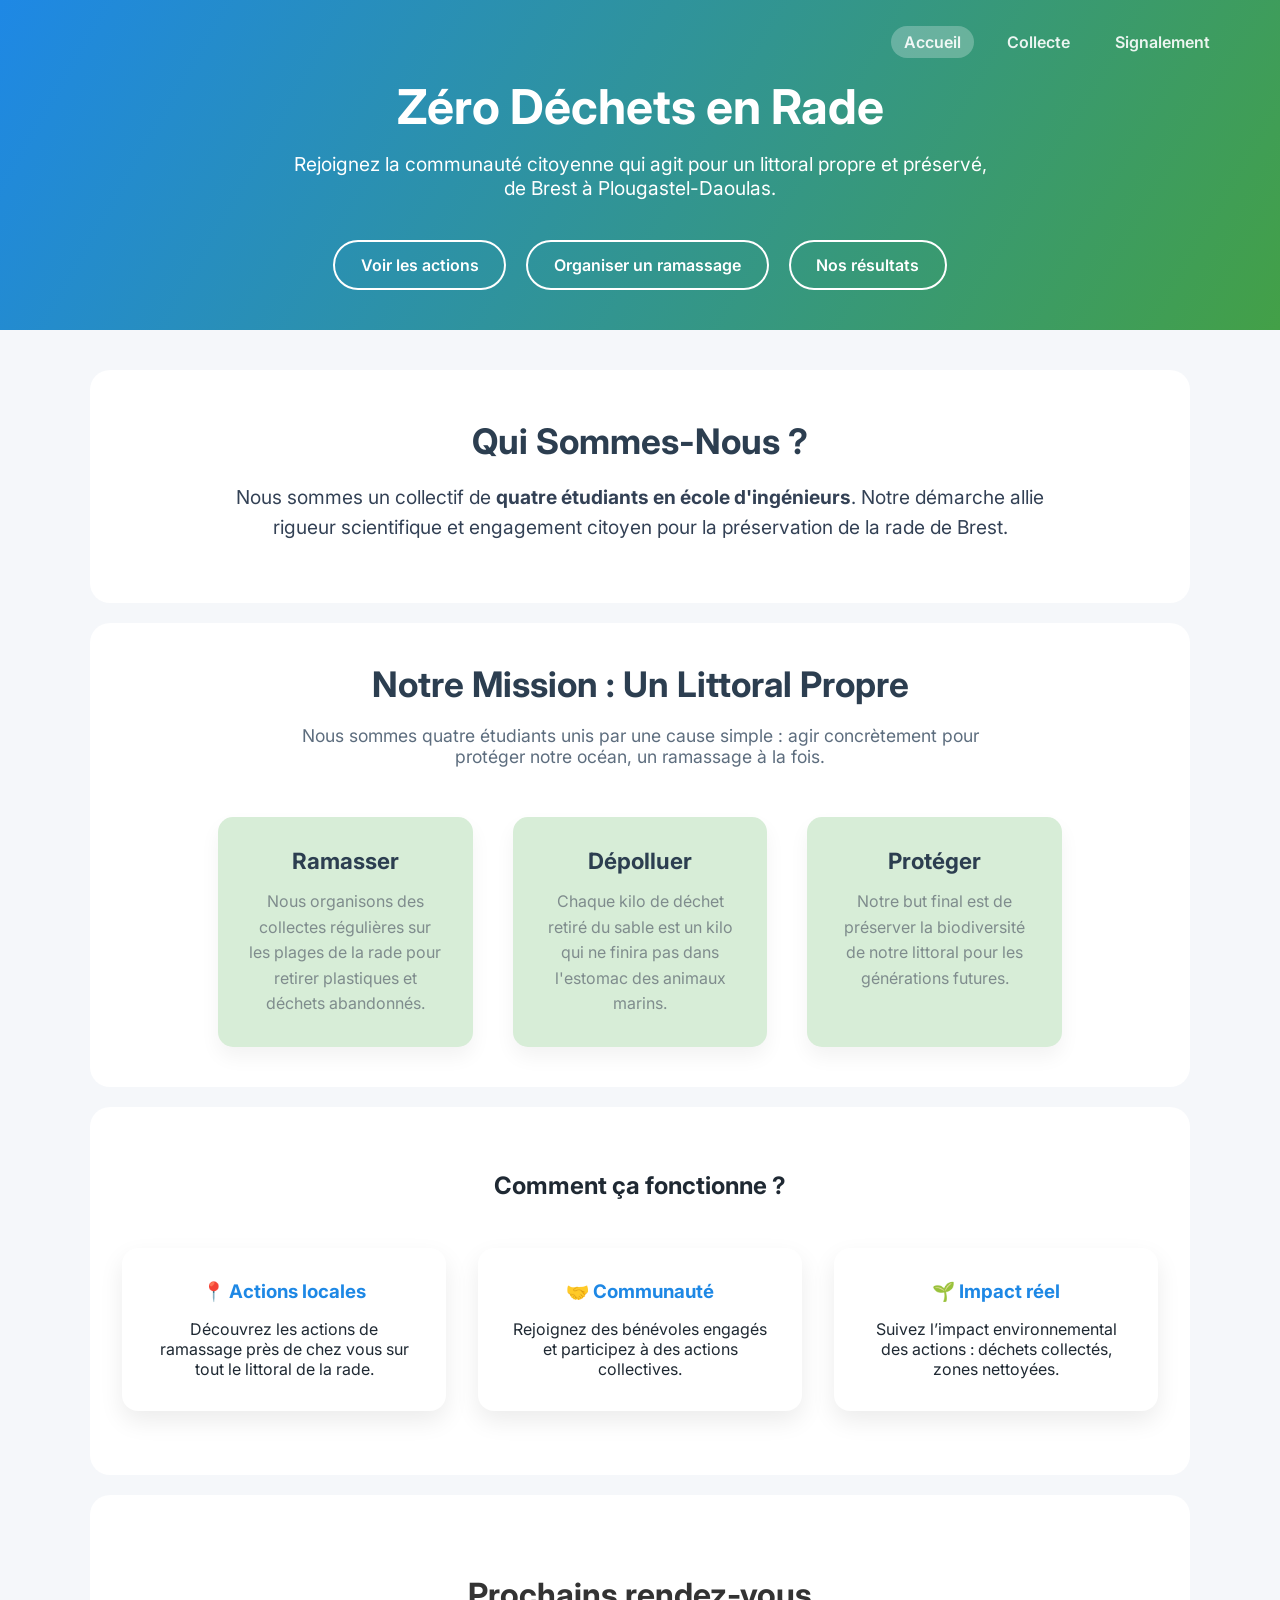
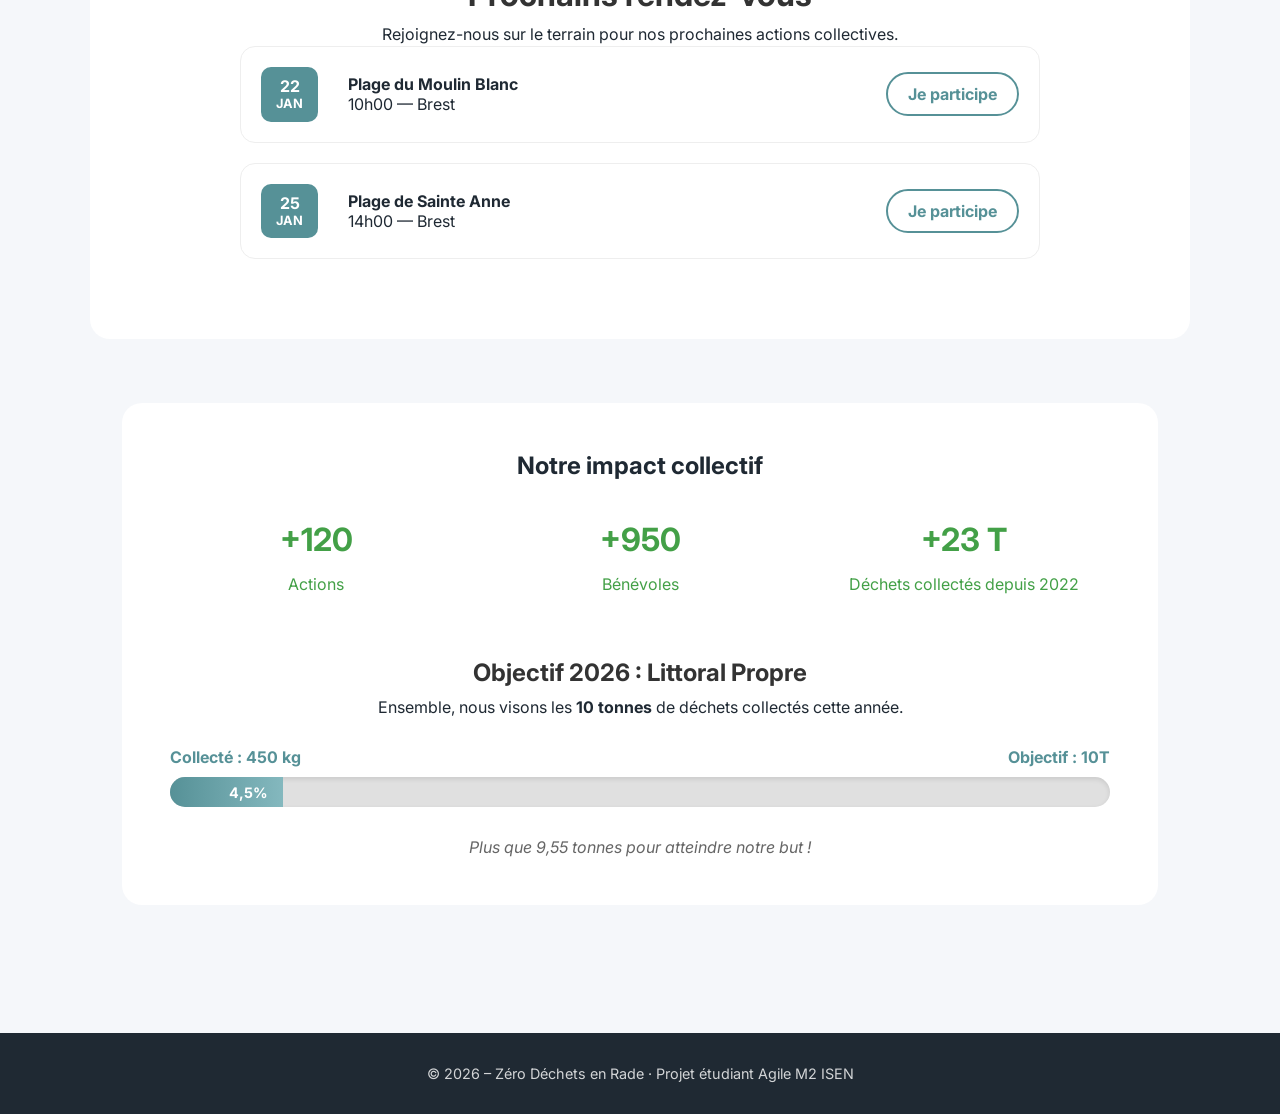
<file: index.html>
<!DOCTYPE html>
<html lang="fr">
<head> 
  <meta charset="UTF-8" />
  <meta name="viewport" content="width=device-width, initial-scale=1.0" />
  <title>Zéro Déchets en Rade</title>

  <!-- Google Font -->
  <link href="https://fonts.googleapis.com/css2?family=Inter:wght@300;400;600;700&display=swap" rel="stylesheet">
  <link rel="stylesheet" href="css/style_bapt.css">
</head>

<body>

  <!-- HERO -->
  <header>
    <div class="accueil-nav">
      <nav class="nav-links" aria-label="Navigation principale">
        <a class="active" href="index.html">Accueil</a>
        <a href="ramassage.html">Collecte</a>
        <a href="signalement.html">Signalement</a>
      </nav>
    </div>
    <h1>Zéro Déchets en Rade</h1>
    <p>Rejoignez la communauté citoyenne qui agit pour un littoral propre et préservé, de Brest à Plougastel-Daoulas.</p>
    <div class="cta-buttons">
      <a href="actions_precedentes.html" class="btn-secondary">Voir les actions</a>
      <a href="ramassage.html" class="btn-secondary">Organiser un ramassage</a>
      <a href="#impact-collectif" class="btn-secondary">Nos résultats</a>
    </div>
  </header>
  <br><br>
  <!-- FEATURES -->

  <section class="about-engineering" id="qui-sommes-nous">
    <div class="container">
        <div class="about-header">
            <h2>Qui Sommes-Nous ?</h2>
            <p class="intro-text">
                Nous sommes un collectif de <strong>quatre étudiants en école d'ingénieurs</strong>. 
                Notre démarche allie rigueur scientifique et engagement citoyen pour la préservation de la rade de Brest.
            </p>
        </div>
    </div>
</section>
<br>
<section class="notre-mission" id="notre-projet">
    <div class="container">
        <div class="mission-intro">
            <h2>Notre Mission : Un Littoral Propre</h2>
            <p>Nous sommes quatre étudiants unis par une cause simple : agir concrètement pour protéger notre océan, un ramassage à la fois.</p>
        </div>

        <div class="mission-grid">
            <div class="mission-item">
                <i class="fas fa-hands"></i>
                <h4>Ramasser</h4>
                <p>Nous organisons des collectes régulières sur les plages de la rade pour retirer plastiques et déchets abandonnés.</p>
            </div>

            <div class="mission-item">
                <i class="fas fa-trash-alt"></i>
                <h4>Dépolluer</h4>
                <p>Chaque kilo de déchet retiré du sable est un kilo qui ne finira pas dans l'estomac des animaux marins.</p>
            </div>

            <div class="mission-item">
                <i class="fas fa-fish"></i>
                <h4>Protéger</h4>
                <p>Notre but final est de préserver la biodiversité de notre littoral pour les générations futures.</p>
            </div>
        </div>
    </div>
</section>
<br>
<section class="nos-features" id="nos-features">
  <h2 style="text-align:center; margin-bottom:3rem;">Comment ça fonctionne ?</h2>
  <div class="features">
    <div class="card">
      <h3>📍 Actions locales</h3>
      <p>Découvrez les actions de ramassage près de chez vous sur tout le littoral de la rade.</p>
    </div>
    <div class="card">
      <h3>🤝 Communauté</h3>
      <p>Rejoignez des bénévoles engagés et participez à des actions collectives.</p>
    </div>
    <div class="card">
      <h3>🌱 Impact réel</h3>
      <p>Suivez l’impact environnemental des actions : déchets collectés, zones nettoyées.</p>
    </div>
  </div>
  </section>
  <br>
  <section class="agenda-container">
    <div class="section-header">
      <h2>Prochains rendez-vous</h2>
      <p>Rejoignez-nous sur le terrain pour nos prochaines actions collectives.</p>
    </div>

    <div class="agenda-grid">
      <div class="event-card">
        <div class="event-date">22 <span>JAN</span></div>
          <div class="event-info">
            <h4>Plage du Moulin Blanc</h4>
            <p><i class="fas fa-clock"></i> 10h00 — Brest</p>
          </div>
          <a href="ramassage.html" class="btn-event">Je participe</a>
        </div>

        <div class="event-card">
          <div class="event-date">25 <span>JAN</span></div>
            <div class="event-info">
              <h4>Plage de Sainte Anne</h4>
              <p><i class="fas fa-clock"></i> 14h00 — Brest</p>
            </div>
            <a href="ramassage.html" class="btn-event">Je participe</a>
          </div>
      </div>
  </section>
  <!-- IMPACT -->
  <section class="section_impact">
    <div id="impact-collectif" class="impact">
      <h2>Notre impact collectif</h2>
      <br><br>
      <div class="impact-numbers">
        <div>+120<br><span style="font-size:1rem; font-weight:400;">Actions</span></div>
        <div>+950<br><span style="font-size:1rem; font-weight:400;">Bénévoles</span></div>
        <div>+23 T<br><span style="font-size:1rem; font-weight:400;">Déchets collectés depuis 2022</span></div>
      </div>
      <br><br><br>
    <div class="goal-header">
        <h2>Objectif 2026 : Littoral Propre</h2>
        <p>Ensemble, nous visons les <strong>10 tonnes</strong> de déchets collectés cette année.</p>
    </div>

    <div class="progress-wrapper">
        <div class="progress-info">
            <span>Collecté : 450 kg</span>
            <span>Objectif : 10T</span>
        </div>
        <div class="progress-bar-bg">
            <div class="progress-bar-fill" style="width: 12%;">
                <span class="progress-percent">4,5%</span>
            </div>
        </div>
    </div>

    <p class="goal-footer">Plus que 9,55 tonnes pour atteindre notre but !</p>
  </section>

  <!-- FOOTER -->
  <footer>
    <p>© 2026 – Zéro Déchets en Rade · Projet étudiant Agile M2 ISEN</p>
  </footer>

</body>
</html>
</file>
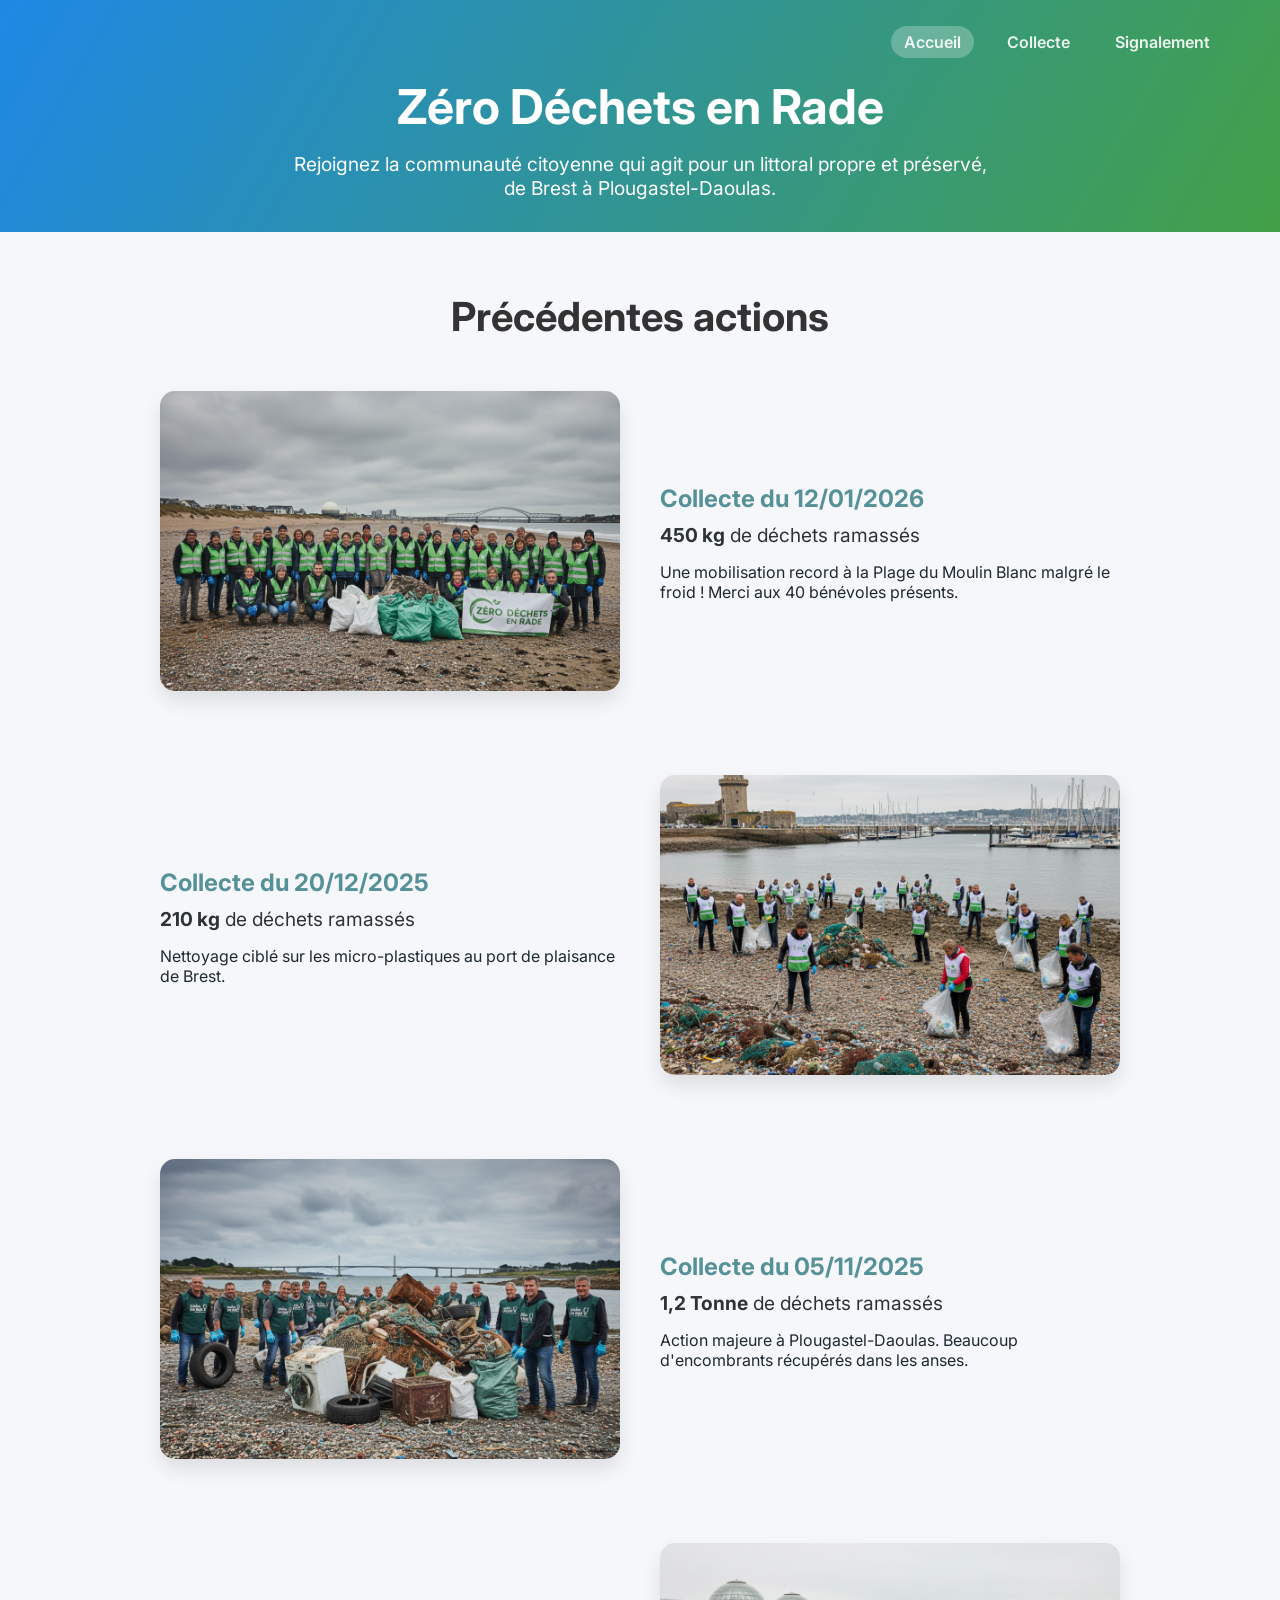
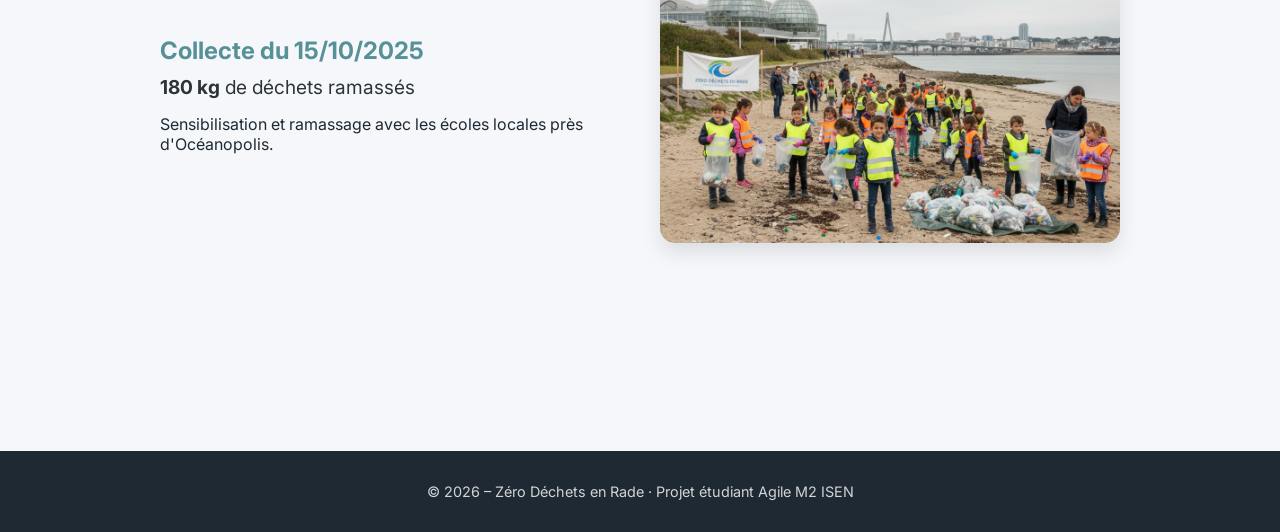
<file: actions_precedentes.html>
<!DOCTYPE html>
<html lang="fr">
<head> 
  <meta charset="UTF-8" />
  <meta name="viewport" content="width=device-width, initial-scale=1.0" />
  <title>Zéro Déchets en Rade</title>

  <!-- Google Font -->
  <link href="https://fonts.googleapis.com/css2?family=Inter:wght@300;400;600;700&display=swap" rel="stylesheet">
  <link rel="stylesheet" href="css/style_bapt.css">
</head>

<body>

  <!-- HERO -->
  <header>
    <div class="accueil-nav">
      <nav class="nav-links" aria-label="Navigation principale">
        <a class="active" href="index.html">Accueil</a>
        <a href="ramassage.html">Collecte</a>
        <a href="signalement.html">Signalement</a>
      </nav>
    </div>
    <h1>Zéro Déchets en Rade</h1>
    <p>Rejoignez la communauté citoyenne qui agit pour un littoral propre et préservé, de Brest à Plougastel-Daoulas.</p>

  </header>    
    <section class="past-actions">
        <h1>Précédentes actions</h1>

        <div class="collecte-row">
            <div class="collecte-text">
                <h2>Collecte du 12/01/2026</h2>
                <p class="stats"><strong>450 kg</strong> de déchets ramassés</p>
                <p>Une mobilisation record à la Plage du Moulin Blanc malgré le froid ! Merci aux 40 bénévoles présents.</p>
            </div>
            <div class="collecte-image">
                <img src="figures/40_bénévoles.png" alt="Collecte Moulin Blanc">
            </div>
        </div>

        <div class="collecte-row">
            <div class="collecte-text">
                <h2>Collecte du 20/12/2025</h2>
                <p class="stats"><strong>210 kg</strong> de déchets ramassés</p>
                <p>Nettoyage ciblé sur les micro-plastiques au port de plaisance de Brest.</p>
            </div>
            <div class="collecte-image">
                <img src="figures/port_de_plaisance.png" alt="Collecte Port">
            </div>
        </div>

        <div class="collecte-row">
            <div class="collecte-text">
                <h2>Collecte du 05/11/2025</h2>
                <p class="stats"><strong>1,2 Tonne</strong> de déchets ramassés</p>
                <p>Action majeure à Plougastel-Daoulas. Beaucoup d'encombrants récupérés dans les anses.</p>
            </div>
            <div class="collecte-image">
                <img src="figures/grosse_recolte.png" alt="Collecte Plougastel">
            </div>
        </div>

        <div class="collecte-row">
            <div class="collecte-text">
                <h2>Collecte du 15/10/2025</h2>
                <p class="stats"><strong>180 kg</strong> de déchets ramassés</p>
                <p>Sensibilisation et ramassage avec les écoles locales près d'Océanopolis.</p>
            </div>
            <div class="collecte-image">
                <img src="figures/ecole_oceano.png" alt="Collecte Ecoles">
            </div>
        </div>
    </section>
    <!-- FOOTER -->
    <footer>
        <p>© 2026 – Zéro Déchets en Rade · Projet étudiant Agile M2 ISEN</p>
    </footer>
</body>
</html>
</file>
<file: css/style_bapt.css>
:root {
    --primary: #1e88e5;
    --secondary: #43a047;
    --light: #f5f7fa;
    --dark: #1f2933;
}

* {
    margin: 0;
    padding: 0;
    box-sizing: border-box;
    font-family: 'Inter', sans-serif;
}

body {
    background-color: var(--light);
    color: var(--dark);
}

header {
    background: linear-gradient(120deg, var(--primary), var(--secondary));
    color: white;
    padding: 2rem 2rem;
    text-align: center;
}

header h1 {
    font-size: 3rem;
    margin-bottom: 1rem;
}

header p {
    font-size: 1.2rem;
    max-width: 700px;
    margin: auto;
}

.cta-buttons {
    margin-top: 2rem;
}

.cta-buttons a {
    display: inline-block;
    margin: 0.5rem;
    padding: 0.8rem 1.6rem;
    border-radius: 30px;
    text-decoration: none;
    font-weight: 600;
    transition: 0.3s ease;
}


.btn-secondary {
    border: 2px solid white;
    color: white;
}

html {
    scroll-behavior: smooth;
}

#impact-collectif {
    /* Cette valeur définit l'espace "de sécurité" au-dessus de la section lors du défilement */
    scroll-margin-top: 100px; 
    background-color: white
}

.btn-secondary:hover {
    background-color: rgba(255,255,255,0.2);
}

section {
    padding: 4rem 2rem;
    border-radius: 20px;
    max-width: 1100px;
    margin: auto;
}

.features {
    display: grid;
    grid-template-columns: repeat(auto-fit, minmax(250px, 1fr));
    gap: 2rem;
    background-color: white;
    border-radius: 20px;
}

.card {
    background: white;
    padding: 2rem;
    border-radius: 16px;
    box-shadow: 0 10px 25px rgba(0,0,0,0.08);
    text-align: center;
}

.card h3 {
    margin-bottom: 1rem;
    color: var(--primary);
}

.impact {
    background-color: white;
    border-radius: 20px;
    padding: 3rem;
    text-align: center;
}

.impact-numbers {
    display: grid;
    grid-template-columns: repeat(auto-fit, minmax(150px, 1fr));
    gap: 2rem;
    margin-top: 0px;
}

.impact-numbers div {
    font-size: 2rem;
    font-weight: 700;
    color: var(--secondary);
}

footer {
    background-color: var(--dark);
    color: white;
    text-align: center;
    padding: 2rem;
    margin-top: 4rem;
}

footer p {
    font-size: 0.9rem;
    opacity: 0.8;
}

/* --- Navbar header --- */
.nav{
  max-width: 1100px;
  margin: 0 auto 2rem auto;
  display: flex;
  align-items: center;
  justify-content: space-between;
  gap: 1rem;
}
.accueil-nav {
    display: flex; /* Active le mode Flexbox */
    justify-content: flex-end; /* Aligne le contenu à droite */
    gap: 20px; /* Ajoute un espace entre chaque lien */
    padding-right: 25px; /* Optionnel : pour ne pas coller au bord */
    padding-bottom: 25px; /* Optionnel : pour ne pas coller au bord */
}
.brand{
  color: white;
  text-decoration: none;
  font-weight: 700;
  letter-spacing: 0.2px;
}
.nav-links a{
  color: rgba(255,255,255,0.9);
  text-decoration: none;
  font-weight: 600;
  margin-left: 1rem;
  padding: 0.4rem 0.8rem;
  border-radius: 999px;
}
.nav-links a:hover{ background: rgba(255,255,255,0.15); }
.nav-links a.active{ background: rgba(255,255,255,0.25); }

/* --- Form --- */
.form label{ display:block; font-weight:600; margin-top: 1rem; }
.form select, .form textarea, .form input[type="file"]{
  width: 100%;
  margin-top: 0.5rem;
  padding: 0.8rem;
  border-radius: 12px;
  border: 1px solid #e5e7eb;
  background: #fff;
}
.btn-block{ display:block; width: 100%; text-align:center; }

/* --- Map placeholder --- */
.map-placeholder{
  margin-top: 1rem;
  border-radius: 16px;
  background: linear-gradient(180deg, #ffffff, #eef2f7);
  border: 1px dashed rgba(31,41,51,0.25);
  padding: 1.2rem;
  min-height: 220px;
  position: relative;
  cursor: pointer;
}
.map-pin{ font-size: 2rem; position: absolute; top: 12px; right: 12px; opacity: 0.9; }

/* --- Photos --- */
.photo-preview{ margin-top: 0.8rem; }
.photo{
  width: 100%;
  max-height: 240px;
  object-fit: cover;
  border-radius: 14px;
  border: 1px solid #e5e7eb;
}

/* --- Card actions --- */
.card-actions{
  display:flex;
  gap: 0.6rem;
  margin-top: 1rem;
  flex-wrap: wrap;
}
.btn-secondary.danger{
  border-color: rgba(219,55,0,0.9);
  color: rgba(219,55,0,0.95);
}
.btn-secondary.danger:hover{
  background: rgba(219,55,0,0.08);
}

.leaflet-map{
  margin-top: 1rem;
  border-radius: 16px;
  height: 320px;
  border: 1px solid rgba(31,41,51,0.15);
  overflow: hidden;
  box-shadow: 0 10px 25px rgba(0,0,0,0.08);
}

.agenda-container {
    padding: 80px 10%;
    background-color: white;
    text-align: center;
    border-radius: 20px;
}
/* --- Report card --- */
.report{
  text-align: left;
}

.report-top{
  display: flex;
  align-items: flex-start;
  justify-content: space-between;
  gap: 1rem;
  margin-bottom: 0.8rem;
}

.report-title{
  margin: 0;
  color: var(--dark);
  font-size: 1.15rem;
  line-height: 1.2;
}

/* Badges */
.badge{
  padding: 0.35rem 0.7rem;
  border-radius: 999px;
  font-weight: 700;
  font-size: 0.85rem;
  white-space: nowrap;
  border: 1px solid rgba(31,41,51,0.12);
}

.badge.pending{
  color: var(--primary);
  background: rgba(30,136,229,0.10);
}

.badge.done{
  color: var(--secondary);
  background: rgba(67,160,71,0.12);
}

/* Meta chips */
.meta{
  display: flex;
  flex-wrap: wrap;
  gap: 0.5rem;
  margin-bottom: 0.8rem;
}

.chip{
  display: inline-flex;
  align-items: center;
  gap: 0.35rem;
  padding: 0.35rem 0.65rem;
  border-radius: 999px;
  background: rgba(31,41,51,0.06);
  border: 1px solid rgba(31,41,51,0.08);
  font-weight: 600;
  font-size: 0.85rem;
}

.chip.subtle{
  opacity: 0.8;
}

/* Description */
.report-desc{
  margin-top: 0.2rem;
  opacity: 0.9;
  line-height: 1.45;
}

/* Photo area */
.report-photo{
  margin-top: 0.9rem;
}

.photo-placeholder{
  height: 180px;
  border-radius: 14px;
  border: 1px dashed rgba(31,41,51,0.20);
  background: linear-gradient(180deg, #ffffff, #eef2f7);
  display: flex;
  flex-direction: column;
  align-items: center;
  justify-content: center;
  gap: 0.4rem;
  color: rgba(31,41,51,0.75);
}

.photo-placeholder span{
  font-size: 1.6rem;
}

.photo-placeholder small{
  font-weight: 600;
  opacity: 0.85;
}

/* Actions: keep consistent width */
.card-actions button{
  padding: 0.7rem 1.1rem;
  border-radius: 999px;
}

.section-header h2 {
    font-size: 2rem;
    color: #333;
    margin-bottom: 10px;
}

.agenda-grid {
    display: flex;
    flex-direction: column;
    gap: 20px;
    max-width: 800px;
    margin: 2px auto 0;
}

.event-card {
    display: flex;
    align-items: center;
    justify-content: space-between;
    padding: 20px;
    border: 1px solid #eee;
    border-radius: 15px;
    transition: all 0.3s ease;
}

.event-card:hover {
    border-color: #569197;
    box-shadow: 0 10px 20px rgba(0,0,0,0.05);
}

.event-date {
    background: #569197;
    color: white;
    padding: 10px 15px;
    border-radius: 10px;
    font-weight: bold;
    line-height: 1.2;
}

.event-date span { display: block; font-size: 0.8em; }

.event-info { text-align: left; flex: 1; margin: 0 30px; }

.btn-event {
    background: transparent;
    border: 2px solid #569197;
    color: #569197;
    padding: 10px 20px;
    border-radius: 25px;
    text-decoration: none;
    font-weight: bold;
    transition: 0.3s;
}

.btn-event:hover {
    background: #569197;
    color: white;
}

.goal-container {
    padding: 0px 10%;
    background-color: white;
    text-align: center;
    border-radius: 20px;
    margin: 10px 10%;
}

.goal-header h2 {
    color: #333;
    margin-bottom: 10px;
}

.progress-wrapper {
    max-width: 1100px;
    margin: 30px auto;
}

.progress-info {
    display: flex;
    justify-content: space-between;
    margin-bottom: 10px;
    font-weight: bold;
    color: #569197;
}

/* Fond de la barre */
.progress-bar-bg {
    background-color: #e0e0e0;
    height: 30px;
    border-radius: 15px;
    overflow: hidden; /* Pour que le remplissage ne dépasse pas des arrondis */
    box-shadow: inset 0 2px 5px rgba(0,0,0,0.1);
}

/* Remplissage de la barre */
.progress-bar-fill {
    height: 100%;
    background: linear-gradient(90deg, #569197, #84b8be);
    display: flex;
    align-items: center;
    justify-content: flex-end;
    padding-right: 15px;
    color: white;
    font-weight: bold;
    font-size: 0.9rem;
    transition: width 1.5s ease-in-out; /* Animation au chargement */
}

.goal-footer {
    margin-top: 20px;
    font-style: italic;
    color: #666;
}

.past-actions {
    max-width: 1000px;
    margin: 0 auto;
    padding: 60px 20px;
}

.past-actions h1 {
    text-align: center;
    color: #333;
    margin-bottom: 50px;
    font-size: 2.5rem;
}

.collecte-row {
    display: flex;
    align-items: center;
    gap: 40px;
    margin-bottom: 80px;
}

/* L'astuce magique : inverse l'ordre pour les lignes paires (2, 4, 6...) */
.collecte-row:nth-child(even) {
    flex-direction: row-reverse;
}

.collecte-text {
    flex: 1;
}

.collecte-text h2 {
    color: #569197;
    margin-bottom: 10px;
}

.collecte-text .stats {
    font-size: 1.2rem;
    color: #2d3436;
    margin-bottom: 15px;
}

.collecte-image {
    flex: 1;
}

.collecte-image img {
    width: 100%;
    height: 300px;
    object-fit: cover; /* Recadre l'image proprement sans la déformer */
    border-radius: 15px;
    box-shadow: 0 10px 20px rgba(0,0,0,0.1);
}

/* Version Mobile : On remet tout en colonne */
@media (max-width: 768px) {
    .collecte-row, .collecte-row:nth-child(even) {
        flex-direction: column;
        text-align: center;
    }
}

.nos-features {
    background-color: white;
    border-radius: 20px;
}
.about-engineering {
    padding: 50px 10%;
    background-color: white;
    color: #334155;
    border-radius: 20px;
}

.container {
    max-width: 1100px;
    margin: 0 auto;
}

.about-header {
    text-align: center;
    margin-bottom: 10px;
}

.about-header h2 {
    color: #2c3e50;
    font-size: 2.2rem;
}

.badge {
    background: #569197;
    color: white;
    padding: 4px 12px;
    border-radius: 4px;
    font-size: 0.75rem;
    font-weight: bold;
    letter-spacing: 1px;
}

.intro-text {
    margin-top: 20px;
    font-size: 1.2rem;
    line-height: 1.6;
}

.about-grid {
    display: grid;
    grid-template-columns: 1fr 1fr;
    gap: 30px;
}

.content-box {
    background: white;
    padding: 35px;
    border-radius: 12px;
    border-left: 5px solid #569197;
    box-shadow: 0 4px 6px -1px rgba(0, 0, 0, 0.1);
}

.content-box h3 {
    margin-bottom: 20px;
    color: #1e293b;
    font-size: 1.4rem;
}

.points-list {
    list-style: none;
    padding: 0;
}

.points-list li {
    margin-bottom: 15px;
    padding-left: 25px;
    position: relative;
}

.points-list li::before {
    content: "→";
    position: absolute;
    left: 0;
    color: #569197;
    font-weight: bold;
}

/* Grille des expertises */
.expertise-grid {
    display: grid;
    grid-template-columns: 1fr 1fr;
    gap: 20px;
}

.expert-item {
    text-align: center;
    padding: 15px;
    background: #f1f5f9;
    border-radius: 8px;
    transition: 0.3s;
}

.expert-item:hover {
    background: #569197;
    color: white;
}

.expert-item i {
    font-size: 1.5rem;
    display: block;
    margin-bottom: 8px;
}

.expert-item span {
    font-size: 0.85rem;
    font-weight: 500;
}

@media (max-width: 850px) {
    .about-grid { grid-template-columns: 1fr; }
}

.notre-mission {
    padding: 40px 10%;
    text-align: center;
    background-color: white;
    border-radius: 20px;
}

.mission-intro h2 {
    color: #2c3e50;
    font-size: 2.2rem;
    margin-bottom: 20px;
}

.mission-intro p {
    font-size: 1.1rem;
    color: #5d6d7e;
    max-width: 700px;
    margin: 0 auto 50px;
}

.mission-grid {
    display: flex;
    justify-content: center;
    gap: 40px;
    flex-wrap: wrap;
}

.mission-item {
    background-color: #D7EDD7;
    padding: 30px;
    border-radius: 15px;
    flex: 1;
    min-width: 250px;
    max-width: 350px;
    box-shadow: 0 10px 20px rgba(0,0,0,0.05);
    transition: transform 0.3s ease;
}

.mission-item:hover {
    transform: translateY(-5px);
}

.mission-item i {
    font-size: 3rem;
    color: #569197; /* Ta couleur principale */
    margin-bottom: 20px;
}

.mission-item h4 {
    font-size: 1.4rem;
    color: #2c3e50;
    margin-bottom: 15px;
}

.mission-item p {
    color: #7f8c8d;
    line-height: 1.6;
}

@media (max-width: 768px) {
    .mission-grid {
        flex-direction: column;
        align-items: center;
    }
}
</file>
